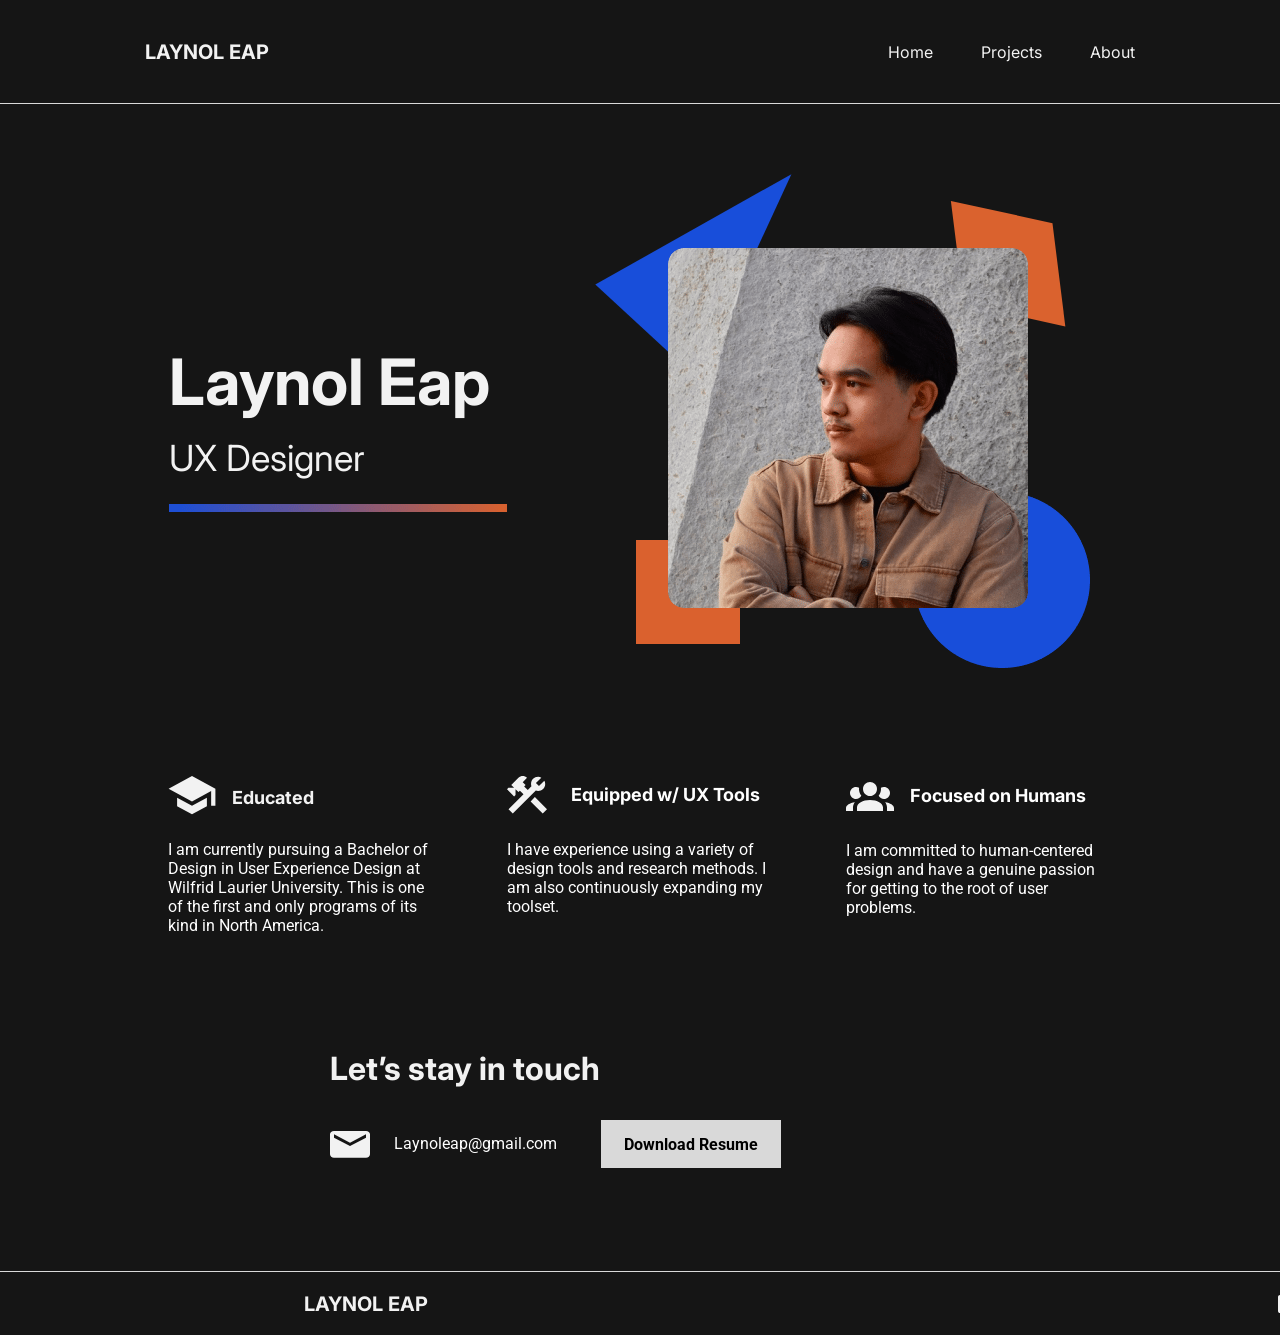
<file: index.html>
<!DOCTYPE html>
<html lang="english">
  <head>
    <title>exported project</title>
    <meta name="viewport" content="width=device-width, initial-scale=1.0" />
    <meta charset="utf-8" />
    <meta property="twitter:card" content="summary_large_image" />

    <style data-tag="reset-style-sheet">
      html {  line-height: 1.15;}body {  margin: 0;}* {  box-sizing: border-box;  border-width: 0;  border-style: solid;}p,li,ul,pre,div,h1,h2,h3,h4,h5,h6,figure,blockquote,figcaption {  margin: 0;  padding: 0;}button {  background-color: transparent;}button,input,optgroup,select,textarea {  font-family: inherit;  font-size: 100%;  line-height: 1.15;  margin: 0;}button,select {  text-transform: none;}button,[type="button"],[type="reset"],[type="submit"] {  -webkit-appearance: button;}button::-moz-focus-inner,[type="button"]::-moz-focus-inner,[type="reset"]::-moz-focus-inner,[type="submit"]::-moz-focus-inner {  border-style: none;  padding: 0;}button:-moz-focus,[type="button"]:-moz-focus,[type="reset"]:-moz-focus,[type="submit"]:-moz-focus {  outline: 1px dotted ButtonText;}a {  color: inherit;  text-decoration: inherit;}input {  padding: 2px 4px;}img {  display: block;}html { scroll-behavior: smooth  }
    </style>
    <style data-tag="default-style-sheet">
      html {
        font-family: Inter;
        font-size: 16px;
      }

      body {
        font-weight: 400;
        font-style:normal;
        text-decoration: none;
        text-transform: none;
        letter-spacing: normal;
        line-height: 1.15;
        color: var(--dl-color-gray-black);
        background-color: var(--dl-color-gray-white);

      }
    </style>
    <link
      rel="stylesheet"
      href="https://fonts.googleapis.com/css2?family=Roboto:ital,wght@0,100;0,300;0,400;0,500;0,700;0,900;1,100;1,300;1,400;1,500;1,700;1,900&amp;display=swap"
      data-tag="font"
    />
    <link
      rel="stylesheet"
      href="https://fonts.googleapis.com/css2?family=Roboto:ital,wght@0,100;0,300;0,400;0,500;0,700;0,900;1,100;1,300;1,400;1,500;1,700;1,900&amp;display=swap"
      data-tag="font"
    />
    <link
      rel="stylesheet"
      href="https://fonts.googleapis.com/css2?family=Roboto:ital,wght@0,100;0,300;0,400;0,500;0,700;0,900;1,100;1,300;1,400;1,500;1,700;1,900&amp;display=swap"
      data-tag="font"
    />
    <link
      rel="stylesheet"
      href="https://fonts.googleapis.com/css2?family=Roboto:ital,wght@0,100;0,300;0,400;0,500;0,700;0,900;1,100;1,300;1,400;1,500;1,700;1,900&amp;display=swap"
      data-tag="font"
    />
    <link
      rel="stylesheet"
      href="https://fonts.googleapis.com/css2?family=Roboto:ital,wght@0,100;0,300;0,400;0,500;0,700;0,900;1,100;1,300;1,400;1,500;1,700;1,900&amp;display=swap"
      data-tag="font"
    />
    <link
      rel="stylesheet"
      href="https://fonts.googleapis.com/css2?family=Roboto:ital,wght@0,100;0,300;0,400;0,500;0,700;0,900;1,100;1,300;1,400;1,500;1,700;1,900&amp;display=swap"
      data-tag="font"
    />
    <link
      rel="stylesheet"
      href="https://fonts.googleapis.com/css2?family=Roboto:ital,wght@0,100;0,300;0,400;0,500;0,700;0,900;1,100;1,300;1,400;1,500;1,700;1,900&amp;display=swap"
      data-tag="font"
    />
    <link
      rel="stylesheet"
      href="https://fonts.googleapis.com/css2?family=Inter:wght@100;200;300;400;500;600;700;800;900&amp;display=swap"
      data-tag="font"
    />
    <link
      rel="stylesheet"
      href="https://fonts.googleapis.com/css2?family=Inter:wght@100;200;300;400;500;600;700;800;900&amp;display=swap"
      data-tag="font"
    />
    <link
      rel="stylesheet"
      href="https://fonts.googleapis.com/css2?family=Roboto:ital,wght@0,100;0,300;0,400;0,500;0,700;0,900;1,100;1,300;1,400;1,500;1,700;1,900&amp;display=swap"
      data-tag="font"
    />
    <link
      rel="stylesheet"
      href="https://fonts.googleapis.com/css2?family=Roboto:ital,wght@0,100;0,300;0,400;0,500;0,700;0,900;1,100;1,300;1,400;1,500;1,700;1,900&amp;display=swap"
      data-tag="font"
    />
    <link
      rel="stylesheet"
      href="https://fonts.googleapis.com/css2?family=Roboto:ital,wght@0,100;0,300;0,400;0,500;0,700;0,900;1,100;1,300;1,400;1,500;1,700;1,900&amp;display=swap"
      data-tag="font"
    />
    <link
      rel="stylesheet"
      href="https://fonts.googleapis.com/css2?family=Inter:wght@100;200;300;400;500;600;700;800;900&amp;display=swap"
      data-tag="font"
    />
  </head>
  <body>
    <link rel="stylesheet" href="./style.css" />
    <div>
      <link href="./index.css" rel="stylesheet" />

      <div class="home-container">
        <div class="home-home">
          <span class="home-text"><span>Let’s stay in touch</span></span>
          <div class="home-container1">
            <div class="home-group27">
              <span class="home-text02">Laynol Eap</span>
              <span class="home-text03"><span>UX Designer</span></span>
              <img
                alt="Rectangle11446"
                src="public/external/rectangle11446-rs4n-200h.png"
                class="home-rectangle11"
              />
            </div>
            <div class="home-group34">
              <img
                alt="Polygon2445"
                src="public/external/polygon2445-6lfq.svg"
                class="home-polygon2"
              />
              <img
                alt="Rectangle10442"
                src="public/external/rectangle10442-cmu-200h.png"
                class="home-rectangle10"
              />
              <img
                alt="Polygon1441"
                src="public/external/polygon1441-muc.svg"
                class="home-polygon1"
              />
              <img
                alt="Ellipse2436"
                src="public/external/ellipse2436-qelj-200h.png"
                class="home-ellipse2"
              />
              <img
                alt="IMAGE33C639F280D84AC39BA2E315AA0E3E2F1105c1457"
                src="public/external/image33c639f280d84ac39ba2e315aa0e3e2f1105c1457-djrn-400h.png"
                class="home-image33c639f280d84ac39ba2e315aa0e3e2f1105c1"
              />
            </div>
          </div>
          <div class="home-group36">
            <div class="home-group10">
              <div class="home-group5">
                <div class="home-group4">
                  <div class="home-group3">
                    <span class="home-text05"><span>Educated</span></span>
                    <img
                      alt="Vector477"
                      src="public/external/vector477-holl.svg"
                      class="home-vector"
                    />
                  </div>
                  <span class="home-text07">
                    <span>
                      I am currently pursuing a Bachelor of Design in User
                      Experience Design at Wilfrid Laurier University. This is
                      one of the first and only programs of its kind in North
                      America.
                    </span>
                  </span>
                </div>
              </div>
            </div>
            <div class="home-group11">
              <div class="home-group41">
                <span class="home-text09">
                  <span>
                    I have experience using a variety of design tools and
                    research methods. I am also continuously expanding my
                    toolset.
                  </span>
                </span>
              </div>
              <div class="home-group7">
                <span class="home-text11">
                  <span>Equipped w/ UX Tools</span>
                </span>
                <img
                  alt="Vector4107"
                  src="public/external/vector4107-xfsc.svg"
                  class="home-vector1"
                />
              </div>
            </div>
            <div class="home-group35">
              <div class="home-group12">
                <div class="home-group8">
                  <div class="home-group42">
                    <span class="home-text13">
                      <span>
                        I am committed to human-centered design and have a
                        genuine passion for getting to the root of user
                        problems.
                      </span>
                    </span>
                  </div>
                </div>
                <div class="home-group9">
                  <span class="home-text15">
                    <span>Focused on Humans</span>
                  </span>
                </div>
                <div class="home-accountgroup"></div>
                <img
                  alt="Vector4117"
                  src="public/external/vector4117-bnjg.svg"
                  class="home-vector2"
                />
              </div>
            </div>
          </div>
          <div class="home-group15">
            <img
              alt="Vector7120"
              src="public/external/vector7120-btus.svg"
              class="home-vector3"
            />
            <span class="home-text17"><span>Laynoleap@gmail.com</span></span>
          </div>
          <div class="home-group14">
            <span class="home-text19"><span>Download Resume</span></span>
          </div>
          <img
            alt="Rectangle147134"
            src="public/external/rectangle147134-qr1-200h.png"
            class="home-rectangle14"
          />
          <img
            alt="Rectangle158153"
            src="public/external/rectangle158153-a7vf-200h.png"
            class="home-rectangle15"
          />
          <div class="home-group20">
            <div class="home-container2">
              <div class="home-container3">
                <span class="home-text21"><span>LAYNOL EAP</span></span>
              </div>
              <img
                alt="Vector8156"
                src="public/external/vector8156-y9p.svg"
                class="home-vector4"
              />
            </div>
            <div class="home-group19"><div class="home-group18"></div></div>
          </div>
          <div class="home-container4">

            <nav>
                <div class="home-frame1">
                    <a href="index.html"><span class="home-text23"><span>Home</span></span></a>
                    <a href="projects.html"><span class="home-text25"><span>Projects</span></span></a>
                    <a href="about.html"><span class="home-text27"><span>About</span></span></a>
                </div>
            </nav>

            <span class="home-text29"><span>LAYNOL EAP</span></span>
          </div>
        </div>
      </div>
    </div>
  </body>
</html>
</file>
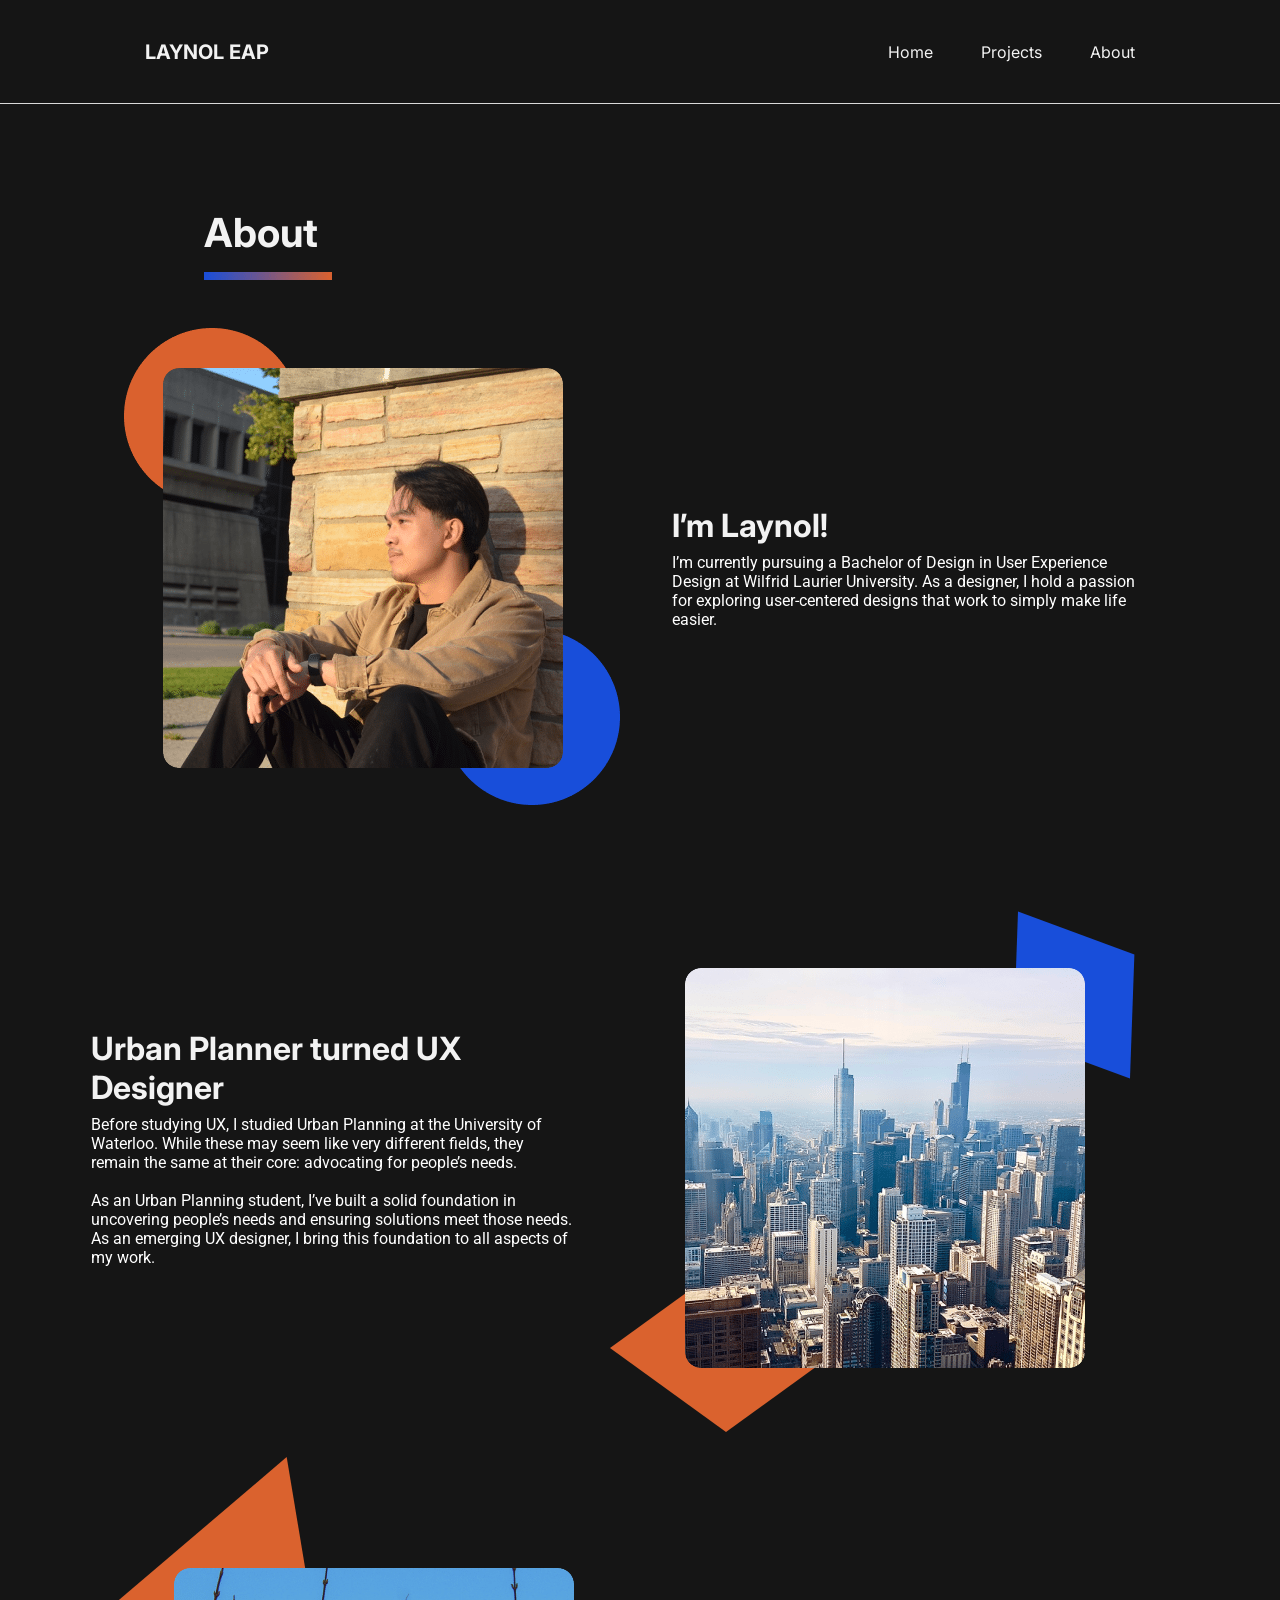
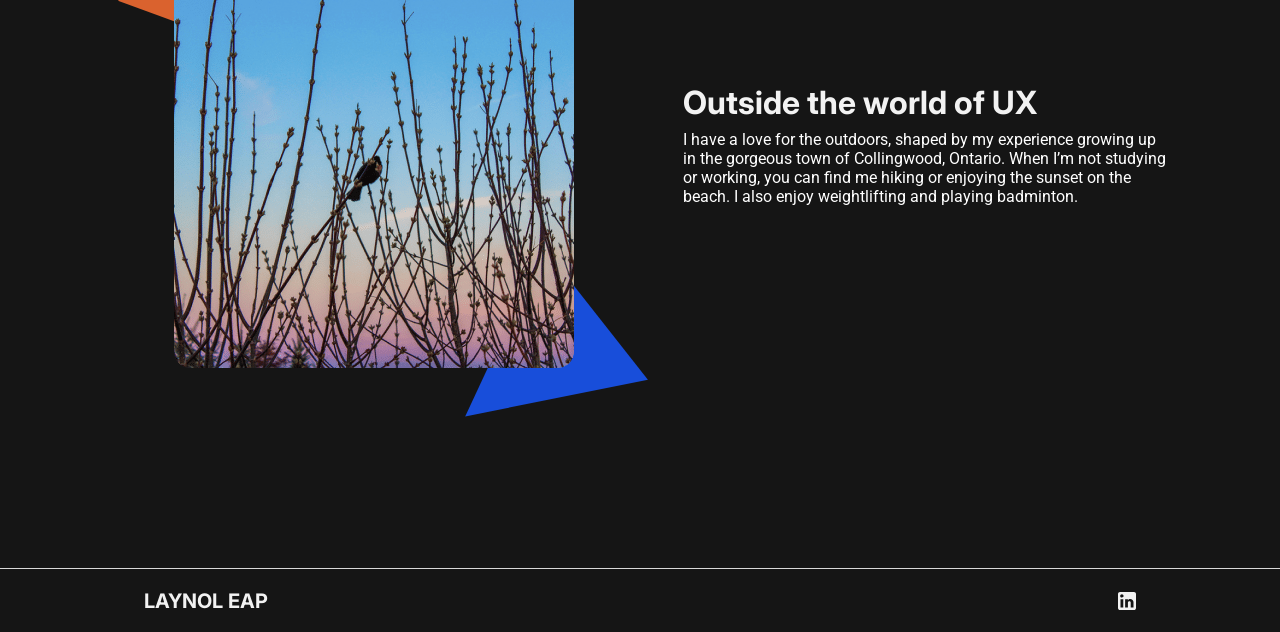
<file: about.html>
<!DOCTYPE html>
<html lang="english">
  <head>
    <title>exported project</title>
    <meta name="viewport" content="width=device-width, initial-scale=1.0" />
    <meta charset="utf-8" />
    <meta property="twitter:card" content="summary_large_image" />

    <style data-tag="reset-style-sheet">
      html {  line-height: 1.15;}body {  margin: 0;}* {  box-sizing: border-box;  border-width: 0;  border-style: solid;}p,li,ul,pre,div,h1,h2,h3,h4,h5,h6,figure,blockquote,figcaption {  margin: 0;  padding: 0;}button {  background-color: transparent;}button,input,optgroup,select,textarea {  font-family: inherit;  font-size: 100%;  line-height: 1.15;  margin: 0;}button,select {  text-transform: none;}button,[type="button"],[type="reset"],[type="submit"] {  -webkit-appearance: button;}button::-moz-focus-inner,[type="button"]::-moz-focus-inner,[type="reset"]::-moz-focus-inner,[type="submit"]::-moz-focus-inner {  border-style: none;  padding: 0;}button:-moz-focus,[type="button"]:-moz-focus,[type="reset"]:-moz-focus,[type="submit"]:-moz-focus {  outline: 1px dotted ButtonText;}a {  color: inherit;  text-decoration: inherit;}input {  padding: 2px 4px;}img {  display: block;}html { scroll-behavior: smooth  }
    </style>
    <style data-tag="default-style-sheet">
      html {
        font-family: Inter;
        font-size: 16px;
      }

      body {
        font-weight: 400;
        font-style:normal;
        text-decoration: none;
        text-transform: none;
        letter-spacing: normal;
        line-height: 1.15;
        color: var(--dl-color-gray-black);
        background-color: var(--dl-color-gray-white);

      }
    </style>
    <link
      rel="stylesheet"
      href="https://fonts.googleapis.com/css2?family=Roboto:ital,wght@0,100;0,300;0,400;0,500;0,700;0,900;1,100;1,300;1,400;1,500;1,700;1,900&amp;display=swap"
      data-tag="font"
    />
    <link
      rel="stylesheet"
      href="https://fonts.googleapis.com/css2?family=Roboto:ital,wght@0,100;0,300;0,400;0,500;0,700;0,900;1,100;1,300;1,400;1,500;1,700;1,900&amp;display=swap"
      data-tag="font"
    />
    <link
      rel="stylesheet"
      href="https://fonts.googleapis.com/css2?family=Roboto:ital,wght@0,100;0,300;0,400;0,500;0,700;0,900;1,100;1,300;1,400;1,500;1,700;1,900&amp;display=swap"
      data-tag="font"
    />
    <link
      rel="stylesheet"
      href="https://fonts.googleapis.com/css2?family=Roboto:ital,wght@0,100;0,300;0,400;0,500;0,700;0,900;1,100;1,300;1,400;1,500;1,700;1,900&amp;display=swap"
      data-tag="font"
    />
    <link
      rel="stylesheet"
      href="https://fonts.googleapis.com/css2?family=Roboto:ital,wght@0,100;0,300;0,400;0,500;0,700;0,900;1,100;1,300;1,400;1,500;1,700;1,900&amp;display=swap"
      data-tag="font"
    />
    <link
      rel="stylesheet"
      href="https://fonts.googleapis.com/css2?family=Roboto:ital,wght@0,100;0,300;0,400;0,500;0,700;0,900;1,100;1,300;1,400;1,500;1,700;1,900&amp;display=swap"
      data-tag="font"
    />
    <link
      rel="stylesheet"
      href="https://fonts.googleapis.com/css2?family=Roboto:ital,wght@0,100;0,300;0,400;0,500;0,700;0,900;1,100;1,300;1,400;1,500;1,700;1,900&amp;display=swap"
      data-tag="font"
    />
    <link
      rel="stylesheet"
      href="https://fonts.googleapis.com/css2?family=Inter:wght@100;200;300;400;500;600;700;800;900&amp;display=swap"
      data-tag="font"
    />
    <link
      rel="stylesheet"
      href="https://fonts.googleapis.com/css2?family=Inter:wght@100;200;300;400;500;600;700;800;900&amp;display=swap"
      data-tag="font"
    />
    <link
      rel="stylesheet"
      href="https://fonts.googleapis.com/css2?family=Roboto:ital,wght@0,100;0,300;0,400;0,500;0,700;0,900;1,100;1,300;1,400;1,500;1,700;1,900&amp;display=swap"
      data-tag="font"
    />
    <link
      rel="stylesheet"
      href="https://fonts.googleapis.com/css2?family=Roboto:ital,wght@0,100;0,300;0,400;0,500;0,700;0,900;1,100;1,300;1,400;1,500;1,700;1,900&amp;display=swap"
      data-tag="font"
    />
    <link
      rel="stylesheet"
      href="https://fonts.googleapis.com/css2?family=Roboto:ital,wght@0,100;0,300;0,400;0,500;0,700;0,900;1,100;1,300;1,400;1,500;1,700;1,900&amp;display=swap"
      data-tag="font"
    />
    <link
      rel="stylesheet"
      href="https://fonts.googleapis.com/css2?family=Inter:wght@100;200;300;400;500;600;700;800;900&amp;display=swap"
      data-tag="font"
    />
  </head>
  <body>
    <link rel="stylesheet" href="./style.css" />
    <div>
      <link href="./about.css" rel="stylesheet" />

      <div class="about-container">
        <div class="about-about">
          <div class="about-container1">
            <div class="about-container2">
              <img
                alt="Polygon32644"
                src="public/external/polygon32644-670v.svg"
                class="about-polygon3"
              />
              <img
                alt="Polygon42645"
                src="public/external/polygon42645-jq2k.svg"
                class="about-polygon4"
              />
              <img
                alt="IMAGE0DD11683FE7F4F10BF3FCE659ADF80AA1105c12332"
                src="public/external/image0dd11683fe7f4f10bf3fce659adf80aa1105c12332-g4qk-400h.png"
                class="about-image0dd11683fe7f4f10bf3fce659adf80aa1105c1"
              />
            </div>
            <div class="about-group29">
              <span class="about-text">
                <span>
                  <span>
                    Before studying UX, I studied Urban Planning at the
                    University of Waterloo. While these may seem like very
                    different fields, they remain the same at their core:
                    advocating for people’s needs.
                  </span>
                  <br />
                  <span></span>
                  <br />
                  <span>
                    As an Urban Planning student, I’ve built a solid foundation
                    in uncovering people’s needs and ensuring solutions meet
                    those needs. As an emerging UX designer, I bring this
                    foundation to all aspects of my work.
                  </span>
                </span>
              </span>
              <span class="about-text07">
                <span>Urban Planner turned UX Designer</span>
              </span>
            </div>
          </div>
          <div class="about-container3">
            <div class="about-container4">
              <img
                alt="Polygon52647"
                src="public/external/polygon52647-zhv9.svg"
                class="about-polygon5"
              />
              <img
                alt="Polygon62648"
                src="public/external/polygon62648-8cqz.svg"
                class="about-polygon6"
              />
              <img
                alt="D74BBCC67EB14B88ADD717D3E99B43AC1105c12333"
                src="public/external/d74bbcc67eb14b88add717d3e99b43ac1105c12333-6ug6-400h.png"
                class="about-d74bbcc67eb14b88add717d3e99b43ac1105c1"
              />
            </div>
            <div class="about-group30">
              <span class="about-text09">
                <span>
                  I have a love for the outdoors, shaped by my experience
                  growing up in the gorgeous town of Collingwood, Ontario. When
                  I’m not studying or working, you can find me hiking or
                  enjoying the sunset on the beach. I also enjoy weightlifting
                  and playing badminton.
                </span>
              </span>
              <span class="about-text11">
                <span>Outside the world of UX</span>
              </span>
            </div>
          </div>
          <div class="about-container5">
            <div class="about-container6">
              <img
                alt="Ellipse22641"
                src="public/external/ellipse22641-xzkq-200h.png"
                class="about-ellipse2"
              />
              <img
                alt="Ellipse32646"
                src="public/external/ellipse32646-p5kw-200h.png"
                class="about-ellipse3"
              />
              <img
                alt="CA51F8B5C8BB4F4781C6CC6997CF4CE61105c12319"
                src="public/external/ca51f8b5c8bb4f4781c6cc6997cf4ce61105c12319-npln-400h.png"
                class="about-ca51f8b5c8bb4f4781c6cc6997cf4ce61105c1"
              />
            </div>
            <div class="about-group28">
              <span class="about-text13">
                <span>
                  I’m currently pursuing a Bachelor of Design in User Experience
                  Design at Wilfrid Laurier University. As a designer, I hold a
                  passion for exploring user-centered designs that work to
                  simply make life easier.
                </span>
              </span>
              <span class="about-text15"><span>I’m Laynol!</span></span>
            </div>
          </div>
          <div class="about-container7">

            <nav>
                <div class="about-frame1">
                     <a href="index.html"><span class="about-text17"><span>Home</span></span></a>
                     <a href="projects.html"><span class="about-text19"><span>Projects</span></span></a>
                     <a href="about.html"><span class="about-text21"><span>About</span></span></a>
                </div>
            </nav>

            <span class="about-text23"><span>LAYNOL EAP</span></span>
          </div>
          <img
            alt="Rectangle148232"
            src="public/external/rectangle148232-tddi8-200h.png"
            class="about-rectangle14"
          />
          <div class="about-group18"></div>
          <img
            alt="Rectangle158237"
            src="public/external/rectangle158237-n0hm-200h.png"
            class="about-rectangle15"
          />
          <div class="about-container8">
            <span class="about-text25"><span>LAYNOL EAP</span></span>
            <img
              alt="Vector8239"
              src="public/external/vector8239-zh1.svg"
              class="about-vector"
            />
          </div>
          <div class="about-group25">
            <span class="about-text27"><span>About</span></span>
            <img
              alt="Rectangle112318"
              src="public/external/rectangle112318-7d4-200h.png"
              class="about-rectangle11"
            />
          </div>
        </div>
      </div>
    </div>
  </body>
</html>
</file>
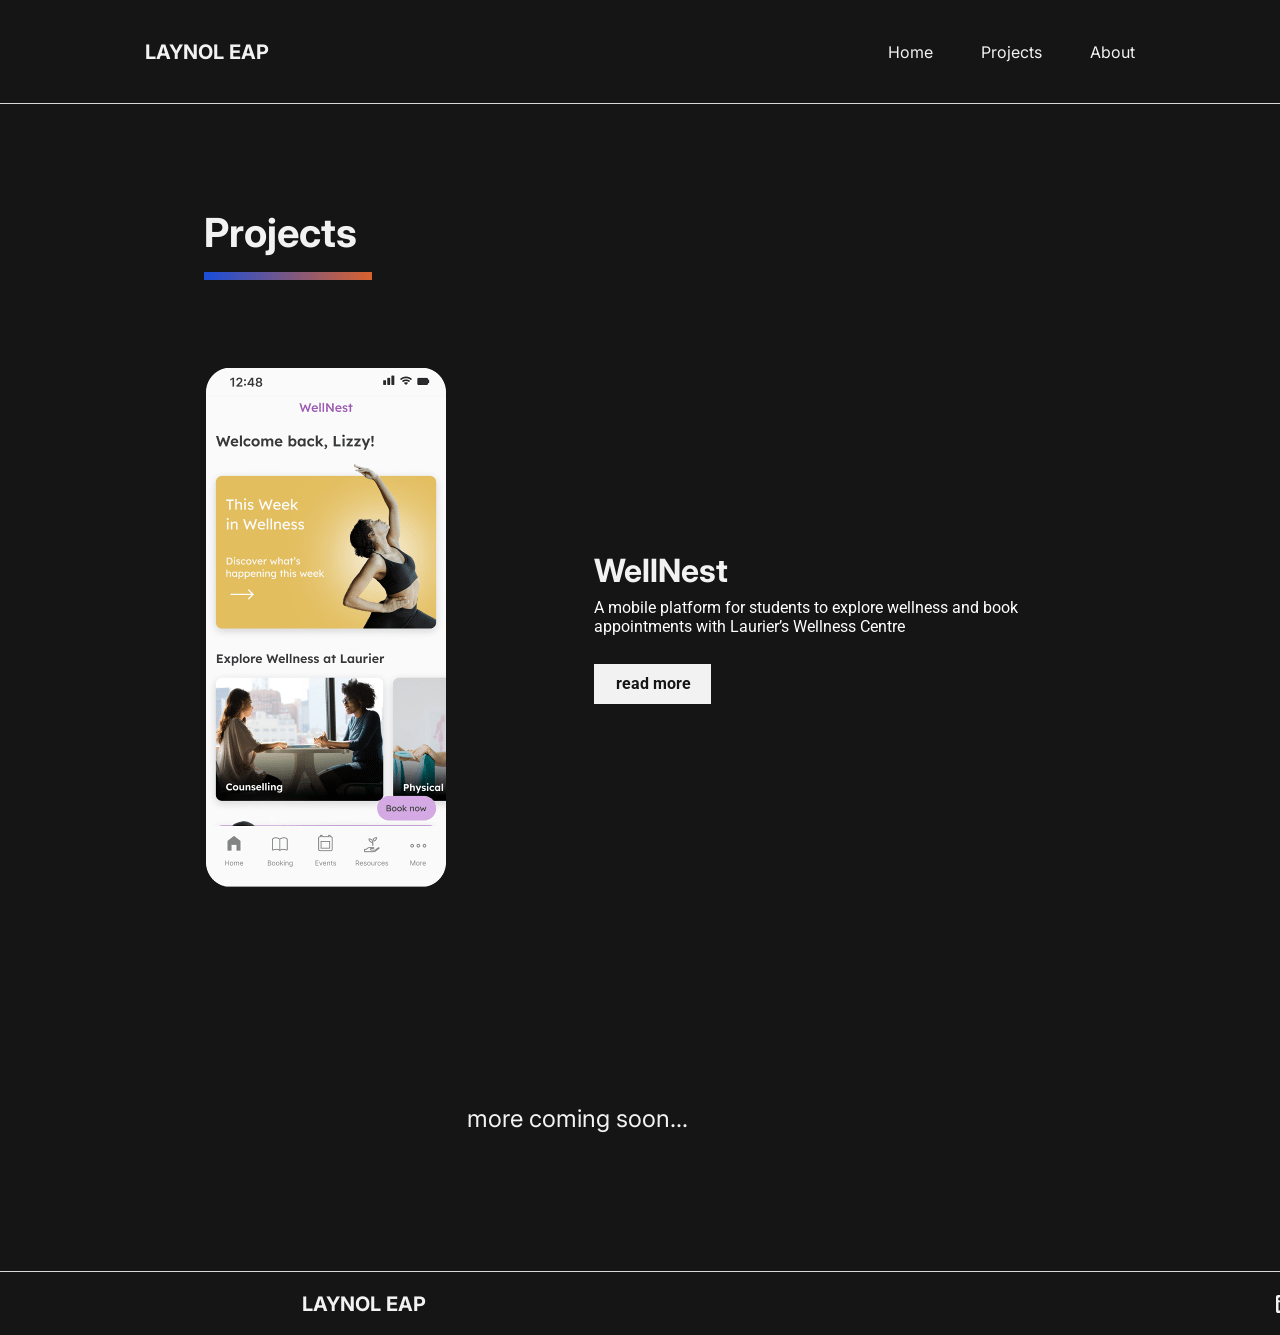
<file: projects.html>
<!DOCTYPE html>
<html lang="english">
  <head>
    <title>exported project</title>
    <meta name="viewport" content="width=device-width, initial-scale=1.0" />
    <meta charset="utf-8" />
    <meta property="twitter:card" content="summary_large_image" />

    <style data-tag="reset-style-sheet">
      html {  line-height: 1.15;}body {  margin: 0;}* {  box-sizing: border-box;  border-width: 0;  border-style: solid;}p,li,ul,pre,div,h1,h2,h3,h4,h5,h6,figure,blockquote,figcaption {  margin: 0;  padding: 0;}button {  background-color: transparent;}button,input,optgroup,select,textarea {  font-family: inherit;  font-size: 100%;  line-height: 1.15;  margin: 0;}button,select {  text-transform: none;}button,[type="button"],[type="reset"],[type="submit"] {  -webkit-appearance: button;}button::-moz-focus-inner,[type="button"]::-moz-focus-inner,[type="reset"]::-moz-focus-inner,[type="submit"]::-moz-focus-inner {  border-style: none;  padding: 0;}button:-moz-focus,[type="button"]:-moz-focus,[type="reset"]:-moz-focus,[type="submit"]:-moz-focus {  outline: 1px dotted ButtonText;}a {  color: inherit;  text-decoration: inherit;}input {  padding: 2px 4px;}img {  display: block;}html { scroll-behavior: smooth  }
    </style>
    <style data-tag="default-style-sheet">
      html {
        font-family: Inter;
        font-size: 16px;
      }

      body {
        font-weight: 400;
        font-style:normal;
        text-decoration: none;
        text-transform: none;
        letter-spacing: normal;
        line-height: 1.15;
        color: var(--dl-color-gray-black);
        background-color: var(--dl-color-gray-white);

      }
    </style>
    <link
      rel="stylesheet"
      href="https://fonts.googleapis.com/css2?family=Roboto:ital,wght@0,100;0,300;0,400;0,500;0,700;0,900;1,100;1,300;1,400;1,500;1,700;1,900&amp;display=swap"
      data-tag="font"
    />
    <link
      rel="stylesheet"
      href="https://fonts.googleapis.com/css2?family=Roboto:ital,wght@0,100;0,300;0,400;0,500;0,700;0,900;1,100;1,300;1,400;1,500;1,700;1,900&amp;display=swap"
      data-tag="font"
    />
    <link
      rel="stylesheet"
      href="https://fonts.googleapis.com/css2?family=Roboto:ital,wght@0,100;0,300;0,400;0,500;0,700;0,900;1,100;1,300;1,400;1,500;1,700;1,900&amp;display=swap"
      data-tag="font"
    />
    <link
      rel="stylesheet"
      href="https://fonts.googleapis.com/css2?family=Roboto:ital,wght@0,100;0,300;0,400;0,500;0,700;0,900;1,100;1,300;1,400;1,500;1,700;1,900&amp;display=swap"
      data-tag="font"
    />
    <link
      rel="stylesheet"
      href="https://fonts.googleapis.com/css2?family=Roboto:ital,wght@0,100;0,300;0,400;0,500;0,700;0,900;1,100;1,300;1,400;1,500;1,700;1,900&amp;display=swap"
      data-tag="font"
    />
    <link
      rel="stylesheet"
      href="https://fonts.googleapis.com/css2?family=Roboto:ital,wght@0,100;0,300;0,400;0,500;0,700;0,900;1,100;1,300;1,400;1,500;1,700;1,900&amp;display=swap"
      data-tag="font"
    />
    <link
      rel="stylesheet"
      href="https://fonts.googleapis.com/css2?family=Roboto:ital,wght@0,100;0,300;0,400;0,500;0,700;0,900;1,100;1,300;1,400;1,500;1,700;1,900&amp;display=swap"
      data-tag="font"
    />
    <link
      rel="stylesheet"
      href="https://fonts.googleapis.com/css2?family=Inter:wght@100;200;300;400;500;600;700;800;900&amp;display=swap"
      data-tag="font"
    />
    <link
      rel="stylesheet"
      href="https://fonts.googleapis.com/css2?family=Inter:wght@100;200;300;400;500;600;700;800;900&amp;display=swap"
      data-tag="font"
    />
    <link
      rel="stylesheet"
      href="https://fonts.googleapis.com/css2?family=Roboto:ital,wght@0,100;0,300;0,400;0,500;0,700;0,900;1,100;1,300;1,400;1,500;1,700;1,900&amp;display=swap"
      data-tag="font"
    />
    <link
      rel="stylesheet"
      href="https://fonts.googleapis.com/css2?family=Roboto:ital,wght@0,100;0,300;0,400;0,500;0,700;0,900;1,100;1,300;1,400;1,500;1,700;1,900&amp;display=swap"
      data-tag="font"
    />
    <link
      rel="stylesheet"
      href="https://fonts.googleapis.com/css2?family=Roboto:ital,wght@0,100;0,300;0,400;0,500;0,700;0,900;1,100;1,300;1,400;1,500;1,700;1,900&amp;display=swap"
      data-tag="font"
    />
    <link
      rel="stylesheet"
      href="https://fonts.googleapis.com/css2?family=Inter:wght@100;200;300;400;500;600;700;800;900&amp;display=swap"
      data-tag="font"
    />
  </head>
  <body>
    <link rel="stylesheet" href="./style.css" />
    <div>
      <link href="./projects.css" rel="stylesheet" />

      <div class="projects-container">
        <div class="projects-projects">
          <div class="projects-container1">
            
            <nav>
                <div class="projects-frame1">
                    <a href="index.html"><span class="projects-text"><span>Home</span></span></a>
                    <a href="projects.html"><span class="projects-text02"><span>Projects</span></span></a>
                    <a href="about.html"><span class="projects-text04"><span>About</span></span></a>
                </div>
            </nav>

            <span class="projects-text06"><span>LAYNOL EAP</span></span>
          </div>
          <img
            alt="Rectangle148214"
            src="public/external/rectangle148214-o01-200h.png"
            class="projects-rectangle14"
          />
          <div class="projects-group19">
            <div class="projects-group18"></div>
            <img
              alt="Rectangle158219"
              src="public/external/rectangle158219-k2nj-200h.png"
              class="projects-rectangle15"
            />
          </div>
          <div class="projects-container2">
            <span class="projects-text08"><span>LAYNOL EAP</span></span>
            <img
              alt="Vector8221"
              src="public/external/vector8221-nb5.svg"
              class="projects-vector"
            />
          </div>
          <div class="projects-container3">
            <span class="projects-text10"><span>Projects</span></span>
            <img
              alt="Rectangle11222"
              src="public/external/rectangle11222-f9br-200h.png"
              class="projects-rectangle11"
            />
          </div>
          <div class="projects-container4">
            <img
              alt="HomepageMockup1227"
              src="public/external/homepagemockup1227-px8n-300w.png"
              class="projects-homepage-mockup1"
            />
            <span class="projects-text12">
              <span>more coming soon...</span>
            </span>
            <div class="projects-group23">
              <span class="projects-text14"><span>WellNest</span></span>
              <span class="projects-text16">
                <span>
                  A mobile platform for students to explore wellness and book
                  appointments with Laurier’s Wellness Centre
                </span>
              </span>
              <div class="projects-group22">
                <span class="projects-text18"><span>read more</span></span>
              </div>
            </div>
          </div>
        </div>
      </div>
    </div>
  </body>
</html>
</file>
<file: style.css>
:root {
  --dl-color-gray-500: #595959;
  --dl-color-gray-700: #999999;
  --dl-color-gray-900: #D9D9D9;
  --dl-size-size-large: 144px;
  --dl-size-size-small: 48px;
  --dl-color-danger-300: #A22020;
  --dl-color-danger-500: #BF2626;
  --dl-color-danger-700: #E14747;
  --dl-color-gray-black: #000000;
  --dl-color-gray-white: #FFFFFF;
  --dl-size-size-medium: 96px;
  --dl-size-size-xlarge: 192px;
  --dl-size-size-xsmall: 16px;
  --dl-space-space-unit: 16px;
  --dl-color-primary-100: #003EB3;
  --dl-color-primary-300: #0074F0;
  --dl-color-primary-500: #14A9FF;
  --dl-color-primary-700: #85DCFF;
  --dl-color-success-300: #199033;
  --dl-color-success-500: #32A94C;
  --dl-color-success-700: #4CC366;
  --dl-size-size-xxlarge: 288px;
  --dl-color-default-blue: rgba(24, 78, 218, 1);
  --dl-color-default-text: rgba(242, 242, 242, 1);
  --dl-size-size-maxwidth: 1400px;
  --dl-radius-radius-round: 50%;
  --dl-color-default-orange: rgba(217, 97, 45, 1);
  --dl-space-space-halfunit: 8px;
  --dl-space-space-sixunits: 96px;
  --dl-space-space-twounits: 32px;
  --dl-radius-radius-radius2: 2px;
  --dl-radius-radius-radius4: 4px;
  --dl-radius-radius-radius8: 8px;
  --dl-space-space-fiveunits: 80px;
  --dl-space-space-fourunits: 64px;
  --dl-space-space-threeunits: 48px;
  --dl-color-default-background: rgba(21, 21, 21, 1);
  --dl-space-space-oneandhalfunits: 24px;
}
.button {
  color: var(--dl-color-gray-black);
  display: inline-block;
  padding: 0.5rem 1rem;
  border-color: var(--dl-color-gray-black);
  border-width: 1px;
  border-radius: 4px;
  background-color: var(--dl-color-gray-white);
}
.input {
  color: var(--dl-color-gray-black);
  cursor: auto;
  padding: 0.5rem 1rem;
  border-color: var(--dl-color-gray-black);
  border-width: 1px;
  border-radius: 4px;
  background-color: var(--dl-color-gray-white);
}
.textarea {
  color: var(--dl-color-gray-black);
  cursor: auto;
  padding: 0.5rem;
  border-color: var(--dl-color-gray-black);
  border-width: 1px;
  border-radius: 4px;
  background-color: var(--dl-color-gray-white);
}
.list {
  width: 100%;
  margin: 1em 0px 1em 0px;
  display: block;
  padding: 0px 0px 0px 1.5rem;
  list-style-type: none;
  list-style-position: outside;
}
.list-item {
  display: list-item;
}
.teleport-show {
  display: flex !important;
  transform: none !important;
}
.Heading {
  font-size: 32px;
  font-family: Inter;
  font-weight: 700;
  line-height: 1.15;
  text-transform: none;
  text-decoration: none;
}
.Content {
  font-size: 16px;
  font-family: Inter;
  font-weight: 400;
  line-height: 1.15;
  text-transform: none;
  text-decoration: none;
}
</file>
<file: index.css>
.home-container {
  width: 100%;
  display: flex;
  overflow: auto;
  min-height: 100vh;
  align-items: center;
  flex-direction: column;
  justify-content: center;
}
.home-home {
  width: 100%;
  height: 1335px;
  display: flex;
  overflow: hidden;
  position: relative;
  align-items: flex-start;
  flex-shrink: 0;
  background-color: var(--dl-color-default-background);
}
.home-text {
  top: 1049px;
  left: 330px;
  color: rgba(242, 242, 242, 1);
  height: auto;
  margin: auto;
  position: absolute;
  font-size: 32px;
  font-style: Bold;
  text-align: center;
  font-family: Inter;
  font-weight: 700;
  line-height: normal;
  font-stretch: normal;
  text-decoration: none;
}
.home-container1 {
  top: 94px;
  left: 0px;
  right: 0px;
  width: 941.21875px;
  height: 574px;
  margin: auto;
  display: flex;
  position: absolute;
  align-items: flex-start;
}
.home-group27 {
  top: 249px;
  left: 0px;
  width: 338px;
  height: 169px;
  display: flex;
  position: absolute;
  align-items: flex-start;
  flex-shrink: 1;
}
.home-text02 {
  color: var(--dl-color-default-text);
  height: auto;
  position: absolute;
  font-size: 64px;
  font-style: Bold;
  text-align: left;
  font-family: "Inter";
  font-weight: 700;
  line-height: normal;
  font-stretch: normal;
  text-decoration: none;
}
.home-text03 {
  top: 93px;
  color: rgba(242, 242, 242, 1);
  height: auto;
  position: absolute;
  font-size: 36px;
  font-style: Regular;
  text-align: left;
  font-family: Inter;
  font-weight: 400;
  line-height: normal;
  font-stretch: normal;
  text-decoration: none;
}
.home-rectangle11 {
  top: 161px;
  left: 0px;
  width: 338px;
  height: 8px;
  position: absolute;
}
.home-group34 {
  top: 0px;
  left: 314px;
  width: 627.2195434570312px;
  height: 574px;
  display: flex;
  position: absolute;
  align-items: flex-start;
  flex-shrink: 1;
}
.home-polygon2 {
  top: 88px;
  right: 45px;
  width: 116px;
  height: 164px;
  position: absolute;
}
.home-rectangle10 {
  top: 446px;
  left: 152.99998474121094px;
  width: 104px;
  height: 104px;
  position: absolute;
}
.home-polygon1 {
  top: 6px;
  left: 112px;
  width: 197px;
  height: 352px;
  position: absolute;
}
.home-ellipse2 {
  top: 398px;
  left: 431px;
  width: 176px;
  height: 176px;
  position: absolute;
}
.home-image33c639f280d84ac39ba2e315aa0e3e2f1105c1 {
  top: 154px;
  left: 184.99998474121094px;
  width: 360px;
  height: 360px;
  position: absolute;
  border-radius: 16px;
}
.home-group36 {
  top: 751px;
  left: 0px;
  right: 0px;
  width: 993px;
  height: 201px;
  margin: auto;
  display: flex;
  position: absolute;
  align-items: flex-start;
  flex-shrink: 1;
}
.home-group10 {
  top: 0px;
  left: 0px;
  width: 315px;
  height: 201px;
  display: flex;
  position: absolute;
  align-items: flex-start;
  flex-shrink: 1;
}
.home-group5 {
  top: 0px;
  left: 0px;
  width: 315px;
  height: 201px;
  margin: auto;
  display: flex;
  position: absolute;
  align-items: flex-start;
  flex-shrink: 1;
}
.home-group4 {
  top: 25px;
  left: 24px;
  width: 264px;
  height: 161px;
  display: flex;
  position: absolute;
  align-items: flex-start;
  flex-shrink: 1;
  justify-content: center;
}
.home-group3 {
  top: 0px;
  left: 0px;
  width: 214px;
  height: 39.272727966308594px;
  display: flex;
  position: absolute;
  align-items: flex-start;
  flex-shrink: 1;
}
.home-text05 {
  top: 11px;
  left: 64px;
  color: rgba(242, 242, 242, 1);
  width: 150px;
  height: auto;
  position: absolute;
  font-size: 18px;
  font-style: Bold;
  text-align: left;
  font-family: Inter;
  font-weight: 700;
  line-height: normal;
  font-stretch: normal;
  text-decoration: none;
}
.home-vector {
  top: 0px;
  left: 0px;
  width: 48px;
  height: 39px;
  position: absolute;
}
.home-text07 {
  top: 64px;
  color: rgba(255, 255, 255, 1);
  width: 264px;
  height: auto;
  position: absolute;
  font-size: 16px;
  font-style: Regular;
  text-align: left;
  font-family: Roboto;
  font-weight: 400;
  line-height: normal;
  font-stretch: normal;
  text-decoration: none;
}
.home-group11 {
  top: 0px;
  left: 339px;
  width: 315px;
  height: 201px;
  display: flex;
  position: absolute;
  align-items: flex-start;
  flex-shrink: 1;
  justify-content: center;
}
.home-group41 {
  top: 89px;
  left: 24px;
  width: 264px;
  height: 80px;
  display: flex;
  position: absolute;
  align-items: flex-start;
  flex-shrink: 1;
}
.home-text09 {
  color: rgba(255, 255, 255, 1);
  width: 264px;
  height: auto;
  position: absolute;
  font-size: 16px;
  font-style: Regular;
  text-align: left;
  font-family: Roboto;
  font-weight: 400;
  line-height: normal;
  font-stretch: normal;
  text-decoration: none;
}
.home-group7 {
  top: 25px;
  left: 24px;
  width: 265px;
  height: 37.60869598388672px;
  display: flex;
  position: absolute;
  align-items: flex-start;
  flex-shrink: 1;
}
.home-text11 {
  top: 8px;
  left: 64px;
  color: rgba(255, 255, 255, 1);
  width: 201px;
  height: auto;
  position: absolute;
  font-size: 18px;
  font-style: Bold;
  text-align: left;
  font-family: Inter;
  font-weight: 700;
  line-height: normal;
  font-stretch: normal;
  text-decoration: none;
}
.home-vector1 {
  top: 0px;
  left: 0px;
  width: 40px;
  height: 38px;
  position: absolute;
}
.home-group35 {
  top: 1px;
  left: 678px;
  width: 315px;
  height: 200px;
  display: flex;
  position: absolute;
  align-items: flex-start;
  flex-shrink: 1;
}
.home-group12 {
  top: 0px;
  left: 0px;
  width: 315px;
  height: 200px;
  display: flex;
  position: absolute;
  align-items: flex-start;
  flex-shrink: 1;
}
.home-group8 {
  top: 0px;
  left: 0px;
  width: 315px;
  height: 200px;
  display: flex;
  position: absolute;
  align-items: flex-start;
  flex-shrink: 1;
  justify-content: center;
}
.home-group42 {
  top: 89px;
  left: 24px;
  width: 264px;
  height: 80px;
  display: flex;
  position: absolute;
  align-items: flex-start;
  flex-shrink: 1;
}
.home-text13 {
  color: rgba(255, 255, 255, 1);
  width: 264px;
  height: auto;
  position: absolute;
  font-size: 16px;
  font-style: Regular;
  text-align: left;
  font-family: Roboto;
  font-weight: 400;
  line-height: normal;
  font-stretch: normal;
  text-decoration: none;
}
.home-group9 {
  top: 33px;
  left: 88px;
  width: 201px;
  height: 22px;
  display: flex;
  position: absolute;
  align-items: flex-start;
  flex-shrink: 1;
}
.home-text15 {
  color: rgba(255, 255, 255, 1);
  width: 201px;
  height: auto;
  position: absolute;
  font-size: 18px;
  font-style: Bold;
  text-align: left;
  font-family: Inter;
  font-weight: 700;
  line-height: normal;
  font-stretch: normal;
  text-decoration: none;
}
.home-accountgroup {
  top: 56px;
  left: 44px;
  width: 48px;
  height: 48px;
  display: flex;
  overflow: hidden;
  position: absolute;
  align-items: flex-start;
  flex-shrink: 0;
}
.home-vector2 {
  top: 30px;
  left: 24px;
  width: 48px;
  height: 29px;
  position: absolute;
}
.home-group15 {
  left: 330px;
  width: 227px;
  bottom: 177.34375px;
  height: 26.66666603088379px;
  display: flex;
  position: absolute;
  align-items: flex-start;
  flex-shrink: 1;
}
.home-vector3 {
  top: 0px;
  left: 0px;
  width: 40px;
  height: 27px;
  position: absolute;
}
.home-text17 {
  top: 3px;
  left: 64px;
  color: rgba(255, 255, 255, 1);
  height: auto;
  position: absolute;
  font-size: 16px;
  font-style: Regular;
  text-align: left;
  font-family: Roboto;
  font-weight: 400;
  line-height: normal;
  font-stretch: normal;
  text-decoration: none;
}
.home-group14 {
  top: 1120px;
  left: 601px;
  width: 180px;
  height: 48px;
  display: flex;
  position: absolute;
  align-items: flex-start;
  flex-shrink: 1;
  background-color: rgba(217, 217, 217, 1);
}
.home-text19 {
  top: 15px;
  left: 23px;
  color: rgba(0, 0, 0, 1);
  height: auto;
  position: absolute;
  font-size: 16px;
  font-style: Bold;
  text-align: left;
  font-family: Roboto;
  font-weight: 700;
  line-height: normal;
  font-stretch: normal;
  text-decoration: none;
}
.home-rectangle14 {
  top: 103px;
  left: 0px;
  right: 0px;
  width: 1600px;
  height: 1px;
  margin: auto;
  position: absolute;
}
.home-rectangle15 {
  left: 0px;
  right: 0px;
  width: 1600px;
  bottom: 1px;
  height: 63px;
  margin: auto;
  position: absolute;
}
.home-group20 {
  top: 1271px;
  left: 0px;
  right: 0px;
  width: 1600px;
  height: 64px;
  margin: auto;
  display: flex;
  position: absolute;
  align-items: flex-start;
  flex-shrink: 1;
}
.home-container2 {
  top: 21px;
  left: 0px;
  right: 0px;
  width: 992px;
  height: 24px;
  margin: auto;
  display: flex;
  position: absolute;
  align-items: flex-start;
}
.home-container3 {
  top: 0px;
  left: 0px;
  width: 126.171875px;
  height: 24px;
  display: flex;
  position: absolute;
  align-items: flex-start;
}
.home-text21 {
  top: 0px;
  left: 0px;
  color: rgba(242, 242, 242, 1);
  height: auto;
  position: absolute;
  font-size: 20px;
  font-style: Bold;
  text-align: left;
  font-family: Inter;
  font-weight: 700;
  line-height: normal;
  font-stretch: normal;
  text-decoration: none;
}
.home-vector4 {
  top: 3px;
  right: 0px;
  width: 18px;
  height: 18px;
  position: absolute;
}
.home-group19 {
  top: 0px;
  left: 0px;
  right: 0px;
  width: 1600px;
  height: 64px;
  margin: auto;
  display: flex;
  position: absolute;
  align-items: flex-start;
  flex-shrink: 1;
}
.home-group18 {
  top: 0px;
  left: 0px;
  width: 1600px;
  height: 1px;
  display: flex;
  position: absolute;
  align-items: flex-start;
  flex-shrink: 1;
  background-color: rgba(217, 217, 217, 1);
}
.home-container4 {
  top: 40px;
  left: 0px;
  right: 0px;
  width: 990.515625px;
  height: 24px;
  margin: auto;
  display: flex;
  position: absolute;
  align-items: flex-start;
}
.home-frame1 {
  gap: 48px;
  top: 2px;
  right: 0px;
  display: flex;
  position: absolute;
  align-items: flex-start;
}
.home-text23 {
  color: rgba(242, 242, 242, 1);
  height: auto;
  font-size: 16px;
  font-style: Regular;
  text-align: left;
  font-family: Inter;
  font-weight: 400;
  line-height: normal;
  font-stretch: normal;
  text-decoration: none;
}
.home-text25 {
  color: rgba(242, 242, 242, 1);
  height: auto;
  font-size: 16px;
  font-style: Regular;
  text-align: left;
  font-family: Inter;
  font-weight: 400;
  line-height: normal;
  font-stretch: normal;
  text-decoration: none;
}
.home-text27 {
  color: rgba(242, 242, 242, 1);
  height: auto;
  font-size: 16px;
  font-style: Regular;
  text-align: left;
  font-family: Inter;
  font-weight: 400;
  line-height: normal;
  font-stretch: normal;
  text-decoration: none;
}
.home-text29 {
  top: 0px;
  left: 0px;
  color: rgba(242, 242, 242, 1);
  height: auto;
  position: absolute;
  font-size: 20px;
  font-style: Bold;
  text-align: left;
  font-family: Inter;
  font-weight: 700;
  line-height: normal;
  font-stretch: normal;
  text-decoration: none;
}
@media(max-width: 1200px) {
  .home-text {
    left: 127px;
  }
  .home-vector3 {
    left: -207px;
  }
  .home-text17 {
    left: -143px;
  }
  .home-group14 {
    left: 416px;
  }
  .home-rectangle15 {
    flex: 0;
    left: 0px;
    width: 1200px;
    bottom: 0px;
    height: 70px;
    margin: auto;
  }
  .home-group20 {
    width: 949px;
    height: 37px;
  }
  .home-container2 {
    left: 0px;
    right: 0px;
    width: auto;
    bottom: -3px;
    margin: auto;
  }
  .home-text21 {
    top: 0px;
    left: 0px;
  }
  .home-group19 {
    top: -2px;
    left: -125px;
    width: 1200px;
    height: 64px;
  }
  .home-text29 {
    top: 0px;
    bottom: 0px;
    margin: auto;
  }
}
</file>
<file: about.css>
.about-container {
  width: 100%;
  display: flex;
  overflow: auto;
  min-height: 100vh;
  align-items: center;
  flex-direction: column;
}
.about-about {
  width: 100%;
  height: 2232px;
  display: flex;
  overflow: hidden;
  position: relative;
  align-items: flex-start;
  flex-shrink: 0;
  background-color: var(--dl-color-default-background);
}
.about-container1 {
  top: 911px;
  left: 0px;
  right: 0px;
  width: 1099px;
  height: 521px;
  margin: auto;
  display: flex;
  position: absolute;
  align-items: flex-start;
}
.about-container2 {
  top: 0px;
  left: 519px;
  width: 580px;
  height: 521px;
  display: flex;
  position: absolute;
  align-items: flex-start;
}
.about-polygon3 {
  left: 0px;
  width: 232px;
  bottom: 0px;
  height: 168px;
  position: absolute;
}
.about-polygon4 {
  top: 0px;
  right: 0px;
  width: 232px;
  height: 168px;
  position: absolute;
}
.about-image0dd11683fe7f4f10bf3fce659adf80aa1105c1 {
  top: 57px;
  left: 75px;
  width: 400px;
  height: 400px;
  position: absolute;
  border-radius: 16px;
}
.about-group29 {
  top: 118px;
  left: 0px;
  width: 484px;
  height: 246px;
  display: flex;
  position: absolute;
  align-items: flex-start;
  flex-shrink: 1;
}
.about-text {
  top: 86px;
  color: rgba(255, 255, 255, 1);
  width: 484px;
  height: auto;
  position: absolute;
  font-size: 16px;
  font-style: Regular;
  text-align: left;
  font-family: Roboto;
  font-weight: 400;
  line-height: normal;
  font-stretch: normal;
  text-decoration: none;
}
.about-text07 {
  color: var(--dl-color-default-text);
  width: 376px;
  height: auto;
  position: absolute;
  font-size: 32px;
  font-style: Bold;
  text-align: left;
  font-family: Inter;
  font-weight: 700;
  line-height: normal;
  font-stretch: normal;
  text-decoration: none;
}
.about-container3 {
  top: 1456px;
  left: 0px;
  right: 0px;
  width: 1054px;
  height: 580px;
  margin: auto;
  display: flex;
  position: absolute;
  align-items: flex-start;
}
.about-container4 {
  top: 0px;
  left: 0px;
  width: 535px;
  height: 580px;
  display: flex;
  position: absolute;
  align-items: flex-start;
}
.about-polygon5 {
  top: 0px;
  left: 0px;
  width: 215px;
  height: 220px;
  position: absolute;
}
.about-polygon6 {
  right: 0px;
  width: 183px;
  bottom: 0px;
  height: 208px;
  position: absolute;
}
.about-d74bbcc67eb14b88add717d3e99b43ac1105c1 {
  top: 112px;
  left: 61px;
  width: 400px;
  height: 400px;
  position: absolute;
  border-radius: 16px;
}
.about-group30 {
  top: 227px;
  right: 0px;
  width: 484px;
  height: 123px;
  display: flex;
  position: absolute;
  align-items: flex-start;
  flex-shrink: 1;
}
.about-text09 {
  top: 47px;
  color: rgba(255, 255, 255, 1);
  width: 484px;
  height: auto;
  position: absolute;
  font-size: 16px;
  font-style: Regular;
  text-align: left;
  font-family: Roboto;
  font-weight: 400;
  line-height: normal;
  font-stretch: normal;
  text-decoration: none;
}
.about-text11 {
  color: var(--dl-color-default-text);
  width: 376px;
  height: auto;
  position: absolute;
  font-size: 32px;
  font-style: Bold;
  text-align: left;
  font-family: Inter;
  font-weight: 700;
  line-height: normal;
  font-stretch: normal;
  text-decoration: none;
}
.about-container5 {
  top: 328px;
  left: 0px;
  right: 0px;
  width: 1032px;
  height: 477px;
  margin: auto;
  display: flex;
  position: absolute;
  align-items: flex-start;
}
.about-container6 {
  top: 0px;
  left: 0px;
  width: 496px;
  height: 477px;
  display: flex;
  position: absolute;
  align-items: flex-start;
}
.about-ellipse2 {
  right: 0px;
  width: 176px;
  bottom: 0px;
  height: 176px;
  position: absolute;
}
.about-ellipse3 {
  top: 0px;
  left: 0px;
  width: 176px;
  height: 176px;
  position: absolute;
}
.about-ca51f8b5c8bb4f4781c6cc6997cf4ce61105c1 {
  top: 40px;
  left: 39px;
  width: 400px;
  height: 400px;
  position: absolute;
  border-radius: 16px;
}
.about-group28 {
  top: 178px;
  right: 0px;
  width: 484px;
  height: 123px;
  display: flex;
  position: absolute;
  align-items: flex-start;
  flex-shrink: 1;
}
.about-text13 {
  top: 47px;
  left: 0px;
  color: rgba(255, 255, 255, 1);
  width: 484px;
  height: auto;
  position: absolute;
  font-size: 16px;
  font-style: Regular;
  text-align: left;
  font-family: Roboto;
  font-weight: 400;
  line-height: normal;
  font-stretch: normal;
  text-decoration: none;
}
.about-text15 {
  top: 0px;
  left: 0px;
  color: var(--dl-color-default-text);
  height: auto;
  position: absolute;
  font-size: 32px;
  font-style: Bold;
  text-align: left;
  font-family: Inter;
  font-weight: 700;
  line-height: normal;
  font-stretch: normal;
  text-decoration: none;
}
.about-container7 {
  top: 40px;
  left: 0px;
  right: 0px;
  width: 990.515625px;
  height: 24px;
  margin: auto;
  display: flex;
  position: absolute;
  align-items: flex-start;
}
.about-frame1 {
  gap: 48px;
  top: 2px;
  right: 0px;
  display: flex;
  position: absolute;
  align-items: flex-start;
}
.about-text17 {
  color: rgba(242, 242, 242, 1);
  height: auto;
  font-size: 16px;
  font-style: Regular;
  text-align: left;
  font-family: Inter;
  font-weight: 400;
  line-height: normal;
  font-stretch: normal;
  text-decoration: none;
}
.about-text19 {
  color: rgba(242, 242, 242, 1);
  height: auto;
  font-size: 16px;
  font-style: Regular;
  text-align: left;
  font-family: Inter;
  font-weight: 400;
  line-height: normal;
  font-stretch: normal;
  text-decoration: none;
}
.about-text21 {
  color: rgba(242, 242, 242, 1);
  height: auto;
  font-size: 16px;
  font-style: Regular;
  text-align: left;
  font-family: Inter;
  font-weight: 400;
  line-height: normal;
  font-stretch: normal;
  text-decoration: none;
}
.about-text23 {
  top: 0px;
  left: 0px;
  color: rgba(242, 242, 242, 1);
  height: auto;
  position: absolute;
  font-size: 20px;
  font-style: Bold;
  text-align: left;
  font-family: Inter;
  font-weight: 700;
  line-height: normal;
  font-stretch: normal;
  text-decoration: none;
}
.about-rectangle14 {
  top: 103px;
  left: 0px;
  width: 1600px;
  height: 1px;
  position: absolute;
}
.about-group18 {
  left: 0px;
  width: 1600PX;
  bottom: 63px;
  height: 1px;
  display: flex;
  position: absolute;
  align-items: flex-start;
  flex-shrink: 1;
  background-color: rgba(217, 217, 217, 1);
}
.about-rectangle15 {
  left: 1px;
  width: 1600PX;
  bottom: 0px;
  height: 63px;
  position: absolute;
}
.about-container8 {
  top: 2189px;
  left: 0px;
  right: 0px;
  width: 992px;
  height: 24px;
  margin: auto;
  display: flex;
  position: absolute;
  align-items: flex-start;
}
.about-text25 {
  top: 0px;
  left: 0px;
  color: rgba(242, 242, 242, 1);
  height: auto;
  position: absolute;
  font-size: 20px;
  font-style: Bold;
  text-align: left;
  font-family: Inter;
  font-weight: 700;
  line-height: normal;
  font-stretch: normal;
  text-decoration: none;
}
.about-vector {
  top: 3px;
  right: 0px;
  width: 18px;
  height: 18px;
  position: absolute;
}
.about-group25 {
  top: 208px;
  left: 204px;
  width: 128px;
  height: 72px;
  display: flex;
  position: absolute;
  align-items: flex-start;
  flex-shrink: 1;
}
.about-text27 {
  color: var(--dl-color-default-text);
  height: auto;
  position: absolute;
  font-size: 40px;
  font-style: Bold;
  text-align: left;
  font-family: Inter;
  font-weight: 700;
  line-height: normal;
  font-stretch: normal;
  text-decoration: none;
}
.about-rectangle11 {
  top: 64px;
  left: 0px;
  width: 128px;
  height: 8px;
  position: absolute;
}
@media(max-width: 1200px) {
  .about-group25 {
    left: 108px;
  }
}
</file>
<file: projects.css>
.projects-container {
  width: 100%;
  display: flex;
  overflow: auto;
  min-height: 100vh;
  align-items: center;
  flex-direction: column;
}
.projects-projects {
  width: 100%;
  height: 1335px;
  display: flex;
  overflow: hidden;
  position: relative;
  align-items: flex-start;
  flex-shrink: 0;
  background-color: var(--dl-color-default-background);
}
.projects-container1 {
  top: 40px;
  left: 0px;
  right: 0px;
  width: 990.515625px;
  height: 24px;
  margin: auto;
  display: flex;
  position: absolute;
  align-items: flex-start;
}
.projects-frame1 {
  gap: 48px;
  top: 2px;
  right: 0px;
  display: flex;
  position: absolute;
  align-items: flex-start;
}
.projects-text {
  color: rgba(242, 242, 242, 1);
  height: auto;
  font-size: 16px;
  font-style: Regular;
  text-align: left;
  font-family: Inter;
  font-weight: 400;
  line-height: normal;
  font-stretch: normal;
  text-decoration: none;
}
.projects-text02 {
  color: rgba(242, 242, 242, 1);
  height: auto;
  font-size: 16px;
  font-style: Regular;
  text-align: left;
  font-family: Inter;
  font-weight: 400;
  line-height: normal;
  font-stretch: normal;
  text-decoration: none;
}
.projects-text04 {
  color: rgba(242, 242, 242, 1);
  height: auto;
  font-size: 16px;
  font-style: Regular;
  text-align: left;
  font-family: Inter;
  font-weight: 400;
  line-height: normal;
  font-stretch: normal;
  text-decoration: none;
}
.projects-text06 {
  top: 0px;
  left: 0px;
  color: rgba(242, 242, 242, 1);
  height: auto;
  position: absolute;
  font-size: 20px;
  font-style: Bold;
  text-align: left;
  font-family: Inter;
  font-weight: 700;
  line-height: normal;
  font-stretch: normal;
  text-decoration: none;
}
.projects-rectangle14 {
  top: 103px;
  left: 0px;
  right: 0px;
  width: 1600px;
  height: 1px;
  margin: auto;
  position: absolute;
}
.projects-group19 {
  left: -2px;
  width: 1200px;
  bottom: 0px;
  height: 64px;
  display: flex;
  position: absolute;
  align-items: flex-start;
  flex-shrink: 1;
}
.projects-group18 {
  top: 0px;
  left: 0px;
  width: 1600PX;
  height: 1px;
  display: flex;
  position: absolute;
  align-items: flex-start;
  flex-shrink: 1;
  background-color: rgba(217, 217, 217, 1);
}
.projects-rectangle15 {
  top: 1px;
  left: 1px;
  width: 1600px;
  height: 74px;
  position: absolute;
}
.projects-container2 {
  left: 302px;
  width: 992px;
  bottom: 19px;
  height: 24px;
  margin: auto;
  display: flex;
  position: absolute;
  align-items: flex-start;
}
.projects-text08 {
  top: 0px;
  left: 0px;
  color: rgba(242, 242, 242, 1);
  height: auto;
  position: absolute;
  font-size: 20px;
  font-style: Bold;
  text-align: left;
  font-family: Inter;
  font-weight: 700;
  line-height: normal;
  font-stretch: normal;
  text-decoration: none;
}
.projects-vector {
  top: 3px;
  right: 0px;
  width: 18px;
  height: 18px;
  position: absolute;
}
.projects-container3 {
  top: 208px;
  left: 204px;
  width: 168px;
  height: 72px;
  display: flex;
  position: absolute;
  align-items: flex-start;
}
.projects-text10 {
  top: 0px;
  left: 0px;
  color: var(--dl-color-default-text);
  height: auto;
  position: absolute;
  font-size: 40px;
  font-style: Bold;
  text-align: left;
  font-family: Inter;
  font-weight: 700;
  line-height: normal;
  font-stretch: normal;
  text-decoration: none;
}
.projects-rectangle11 {
  left: 0px;
  width: 168px;
  bottom: 0px;
  height: 8px;
  position: absolute;
}
.projects-container4 {
  top: 368px;
  left: 0px;
  right: 0px;
  width: 868px;
  height: 765px;
  margin: auto;
  display: flex;
  position: absolute;
  align-items: flex-start;
}
.projects-homepage-mockup1 {
  top: 0px;
  left: 0px;
  width: 240px;
  height: 519px;
  position: absolute;
}
.projects-text12 {
  left: 261px;
  color: var(--dl-color-default-text);
  bottom: 0px;
  height: auto;
  position: absolute;
  font-size: 24px;
  font-style: Regular;
  text-align: left;
  font-family: Inter;
  font-weight: 400;
  line-height: normal;
  font-stretch: normal;
  text-decoration: none;
}
.projects-group23 {
  top: 183px;
  left: 388px;
  width: 480px;
  height: 153px;
  display: flex;
  position: absolute;
  align-items: flex-start;
  flex-shrink: 1;
}
.projects-text14 {
  color: var(--dl-color-default-text);
  height: auto;
  position: absolute;
  font-size: 32px;
  font-style: Bold;
  text-align: left;
  font-family: Inter;
  font-weight: 700;
  line-height: normal;
  font-stretch: normal;
  text-decoration: none;
}
.projects-text16 {
  top: 47px;
  color: rgba(255, 255, 255, 1);
  width: 480px;
  height: auto;
  position: absolute;
  font-size: 16px;
  font-style: Regular;
  text-align: left;
  font-family: Roboto;
  font-weight: 400;
  line-height: normal;
  font-stretch: normal;
  text-decoration: none;
}
.projects-group22 {
  top: 113px;
  left: 0px;
  width: 117px;
  height: 40px;
  display: flex;
  position: absolute;
  align-items: flex-start;
  flex-shrink: 1;
  background-color: rgba(242, 242, 242, 1);
}
.projects-text18 {
  top: 10px;
  left: 22px;
  color: var(--dl-color-default-background);
  height: auto;
  position: absolute;
  font-size: 16px;
  font-style: Bold;
  text-align: left;
  font-family: Roboto;
  font-weight: 700;
  line-height: normal;
  font-stretch: normal;
  text-decoration: none;
}
@media(max-width: 1200px) {
  .projects-text06 {
    top: 0px;
    bottom: 0px;
    margin: auto;
  }
  .projects-rectangle15 {
    width: 1200px;
  }
  .projects-container2 {
    left: 0px;
    right: 0px;
    margin: auto;
  }
  .projects-container3 {
    left: 108px;
  }
}
</file>
